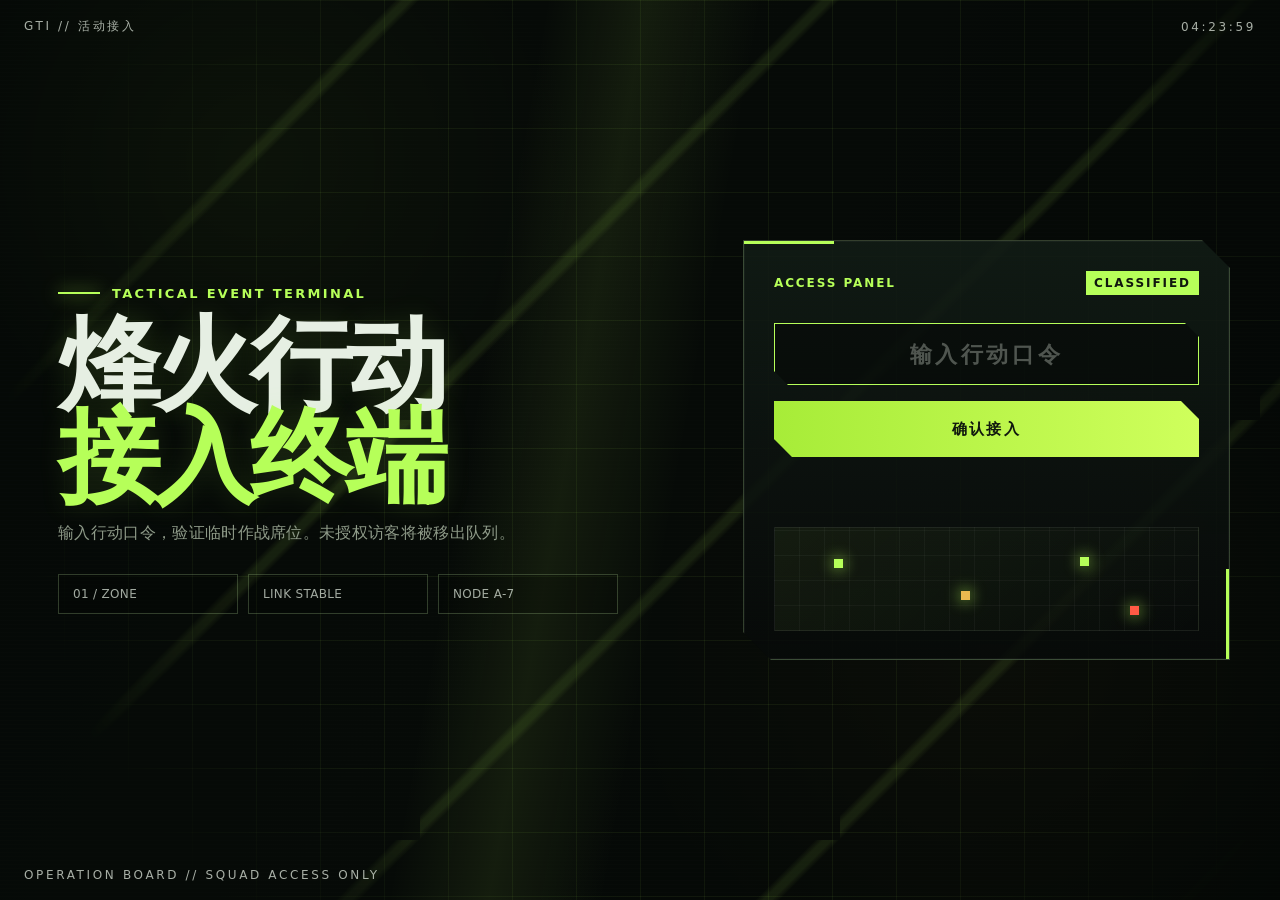
<file: index.html>
<!doctype html>
<html lang="zh-CN">
<head>
<meta charset="utf-8" />
<meta name="viewport" content="width=device-width,initial-scale=1,viewport-fit=cover" />
<meta name="theme-color" content="#0b1110" />
<meta name="robots" content="noindex,nofollow,noarchive" />
<link rel="manifest" href="./manifest.webmanifest" />
<link rel="stylesheet" href="./style.css" />
<title>Operation Access</title>
</head>
<body data-page="index">
  <div class="fx fx-noise"></div><div class="fx fx-map"></div><div class="fx fx-sweep"></div>
  <header class="topbar"><span>GTI // 活动接入</span><span id="clock">00:00:00</span></header>
  <main class="layout" aria-labelledby="title">
    <section class="hero-card">
      <div class="tagline"><span></span> TACTICAL EVENT TERMINAL</div>
      <h1 id="title">烽火行动<br><b>接入终端</b></h1>
      <p class="brief">输入行动口令，验证临时作战席位。未授权访客将被移出队列。</p>
      <div class="status-grid" aria-hidden="true"><i>01 / ZONE</i><i>LINK STABLE</i><i>NODE A-7</i></div>
    </section>
    <section class="access-card" aria-label="access panel">
      <div class="card-head"><span>ACCESS PANEL</span><em>CLASSIFIED</em></div>
      <label class="sr-only" for="code">行动口令</label>
      <input id="code" autocomplete="off" autocapitalize="characters" spellcheck="false" placeholder="输入行动口令" maxlength="16" />
      <button id="enter" type="button"><span>确认接入</span></button>
      <p id="msg" class="msg" role="status" aria-live="polite"></p>
      <div class="mini-map" aria-hidden="true"><span></span><span></span><span></span><span></span></div>
    </section>
  </main>
  <footer class="footer">OPERATION BOARD // SQUAD ACCESS ONLY</footer>
  <script src="./app.js" defer></script>
</body>
</html>
</file>
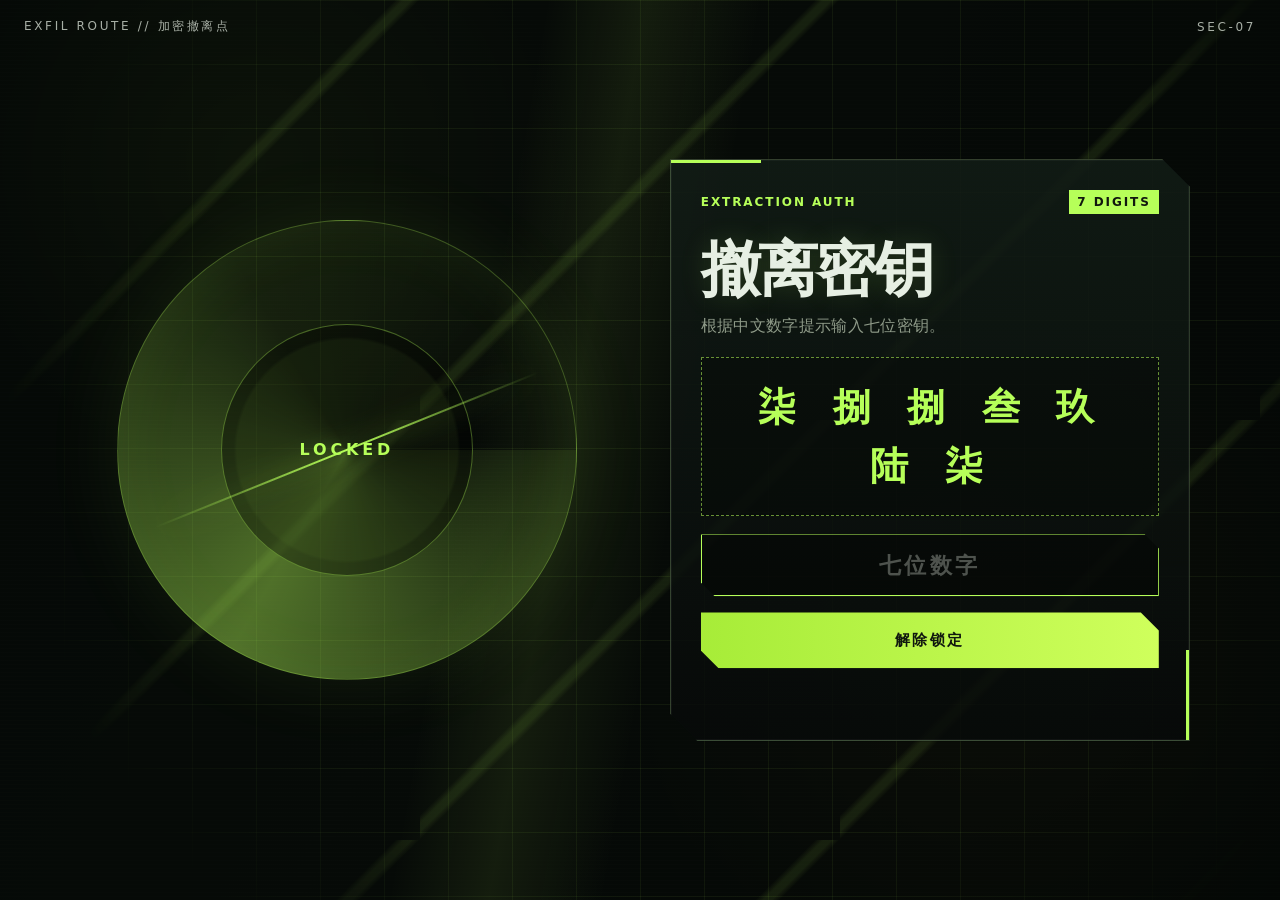
<file: lock.html>
<!doctype html>
<html lang="zh-CN">
<head>
<meta charset="utf-8" />
<meta name="viewport" content="width=device-width,initial-scale=1,viewport-fit=cover" />
<meta name="theme-color" content="#0b1110" />
<meta name="robots" content="noindex,nofollow,noarchive" />
<link rel="manifest" href="./manifest.webmanifest" />
<link rel="stylesheet" href="./style.css" />
<title>Extraction Gate</title>
</head>
<body data-page="lock">
  <div class="fx fx-noise"></div><div class="fx fx-map"></div><div class="fx fx-sweep"></div>
  <header class="topbar"><span>EXFIL ROUTE // 加密撤离点</span><span>SEC-07</span></header>
  <main class="lock-layout" aria-labelledby="title">
    <section class="lock-visual" aria-hidden="true"><div class="ring"><div>LOCKED</div></div><div class="route-line"></div></section>
    <section class="access-card lock-card">
      <div class="card-head"><span>EXTRACTION AUTH</span><em>7 DIGITS</em></div>
      <h1 id="title">撤离密钥</h1>
      <p class="brief">根据中文数字提示输入七位密钥。</p>
      <div id="hint" class="hint" aria-label="中文数字提示"></div>
      <label class="sr-only" for="answer">七位数字</label>
      <input id="answer" inputmode="numeric" pattern="[0-9]*" autocomplete="off" spellcheck="false" placeholder="七位数字" maxlength="7" />
      <button id="unlock" type="button"><span>解除锁定</span></button>
      <p id="result" class="msg" role="status" aria-live="polite"></p>
    </section>
  </main>
  <script src="./lock.js" defer></script>
</body>
</html>
</file>
<file: style.css>
:root{--bg:#050806;--ink:#e6efe3;--dim:#8e9a88;--line:rgba(211,255,177,.22);--green:#b6ff59;--green2:#6ad23d;--amber:#e9b84f;--red:#ff5a45;--panel:rgba(9,15,13,.78);--glass:rgba(255,255,255,.045)}
*{box-sizing:border-box}html,body{margin:0;min-height:100%;background:var(--bg);color:var(--ink);font-family:Inter,ui-sans-serif,system-ui,-apple-system,BlinkMacSystemFont,"Segoe UI",Arial,"Microsoft YaHei",sans-serif}body{overflow:hidden;padding:24px;letter-spacing:.02em}.fx{position:fixed;inset:0;pointer-events:none}.fx-noise{opacity:.22;background:radial-gradient(circle at 20% 18%,rgba(186,255,75,.18),transparent 25%),radial-gradient(circle at 78% 72%,rgba(233,184,79,.12),transparent 31%),linear-gradient(115deg,#080d0b 0%,#111511 42%,#050806 100%)}.fx-map{opacity:.85;background-image:linear-gradient(rgba(182,255,89,.075) 1px,transparent 1px),linear-gradient(90deg,rgba(182,255,89,.075) 1px,transparent 1px),linear-gradient(135deg,transparent 0 47%,rgba(182,255,89,.11) 48% 49%,transparent 50%);background-size:64px 64px,64px 64px,420px 420px;mask-image:radial-gradient(circle at 55% 45%,#000 0 58%,transparent 82%)}.fx-map.danger{background-image:linear-gradient(rgba(255,90,69,.08) 1px,transparent 1px),linear-gradient(90deg,rgba(255,90,69,.08) 1px,transparent 1px),linear-gradient(135deg,transparent 0 47%,rgba(255,90,69,.11) 48% 49%,transparent 50%)}.fx-sweep{background:linear-gradient(100deg,transparent 0 38%,rgba(182,255,89,.08) 45%,transparent 53%);animation:sweep 5.6s linear infinite}.fx-noise:after{content:"";position:absolute;inset:0;background:repeating-linear-gradient(to bottom,rgba(255,255,255,.025) 0 1px,transparent 1px 4px);mix-blend-mode:screen}.topbar,.footer{position:fixed;z-index:3;left:24px;right:24px;display:flex;justify-content:space-between;align-items:center;color:rgba(230,239,227,.72);font-size:12px;letter-spacing:.22em;text-transform:uppercase}.topbar{top:18px}.footer{bottom:18px}.dangerbar{color:#ffb1a7}.layout{position:relative;z-index:2;min-height:calc(100vh - 48px);display:grid;grid-template-columns:minmax(320px,1.15fr) minmax(320px,.85fr);gap:34px;align-items:center;max-width:1180px;margin:0 auto}.hero-card{padding:40px 8px}.tagline{display:flex;align-items:center;gap:12px;color:var(--green);font-weight:800;letter-spacing:.18em;font-size:13px}.tagline span{width:42px;height:2px;background:var(--green);box-shadow:0 0 18px var(--green)}h1{margin:18px 0 14px;font-size:clamp(50px,8vw,104px);line-height:.9;letter-spacing:-.06em;text-transform:uppercase;text-shadow:0 0 28px rgba(182,255,89,.14)}h1 b{color:var(--green);font-weight:900}.brief{max-width:520px;color:var(--dim);line-height:1.7;font-size:16px}.status-grid{margin-top:28px;display:grid;grid-template-columns:repeat(3,minmax(0,1fr));gap:10px;max-width:560px}.status-grid i{font-style:normal;padding:12px 14px;border:1px solid var(--line);background:rgba(0,0,0,.18);color:rgba(230,239,227,.7);font-size:12px}.access-card{position:relative;border:1px solid var(--line);background:linear-gradient(180deg,rgba(18,28,22,.88),rgba(7,10,9,.82));box-shadow:0 24px 80px rgba(0,0,0,.44),inset 0 0 0 1px rgba(255,255,255,.035);clip-path:polygon(0 0,calc(100% - 28px) 0,100% 28px,100% 100%,28px 100%,0 calc(100% - 28px));padding:30px;min-height:420px}.access-card:before,.access-card:after{content:"";position:absolute;background:var(--green)}.access-card:before{left:0;top:0;width:90px;height:3px}.access-card:after{right:0;bottom:0;width:3px;height:90px}.card-head{display:flex;justify-content:space-between;align-items:center;margin-bottom:28px;color:var(--green);font-size:12px;font-weight:800;letter-spacing:.16em}.card-head em{font-style:normal;color:#10170e;background:var(--green);padding:5px 8px}input{width:100%;height:62px;border:1px solid rgba(182,255,89,.45);background:rgba(0,0,0,.36);color:var(--ink);outline:none;font:800 22px/1 ui-monospace,SFMono-Regular,Consolas,monospace;text-align:center;letter-spacing:.16em;text-transform:uppercase;clip-path:polygon(0 0,calc(100% - 14px) 0,100% 14px,100% 100%,14px 100%,0 calc(100% - 14px))}input::placeholder{color:rgba(230,239,227,.32)}input:focus{border-color:var(--green);box-shadow:0 0 0 3px rgba(182,255,89,.08),0 0 34px rgba(182,255,89,.11)}button{position:relative;margin-top:16px;width:100%;min-height:56px;border:0;background:linear-gradient(90deg,#a7ec38,#cfff5c);color:#10170e;font:900 15px/1 Inter,system-ui,sans-serif;letter-spacing:.16em;cursor:pointer;text-transform:uppercase;clip-path:polygon(0 0,calc(100% - 18px) 0,100% 18px,100% 100%,18px 100%,0 calc(100% - 18px));box-shadow:0 14px 36px rgba(182,255,89,.16)}button:hover,button:focus-visible{filter:brightness(1.08);outline:none}.msg{min-height:24px;margin:18px 0 0;color:var(--green);font-weight:900;letter-spacing:.12em;text-align:center}.msg.bad{color:var(--red)}.mini-map{position:absolute;left:30px;right:30px;bottom:28px;height:104px;border:1px solid rgba(230,239,227,.08);background:linear-gradient(135deg,rgba(182,255,89,.06),transparent),repeating-linear-gradient(90deg,transparent 0 24px,rgba(255,255,255,.035) 24px 25px),repeating-linear-gradient(0deg,transparent 0 24px,rgba(255,255,255,.035) 24px 25px);overflow:hidden}.mini-map span{position:absolute;width:9px;height:9px;background:var(--green);box-shadow:0 0 15px var(--green)}.mini-map span:nth-child(1){left:14%;top:30%}.mini-map span:nth-child(2){left:44%;top:62%;background:var(--amber)}.mini-map span:nth-child(3){left:72%;top:28%}.mini-map span:nth-child(4){left:84%;top:76%;background:var(--red)}.error-wrap{position:relative;z-index:2;min-height:calc(100vh - 48px);display:grid;place-items:center;text-align:center}.question{width:154px;height:154px;margin:0 auto 24px;border:1px solid rgba(255,255,255,.18);background:rgba(255,255,255,.035);color:#fff;font-size:88px;border-radius:50%;clip-path:none;box-shadow:0 0 60px rgba(255,90,69,.18);display:block}.error-box{width:min(92vw,620px);padding:32px;border:1px solid rgba(255,90,69,.35);background:rgba(20,8,7,.78);box-shadow:0 25px 80px rgba(0,0,0,.5)}.error-box h1{font-size:clamp(44px,8vw,86px);color:#ffd9d4;letter-spacing:.02em}.error-box p{color:#c7ada9;line-height:1.6}.tiny{font-size:13px}.ghost{background:transparent;color:#ffd9d4;border:1px solid rgba(255,90,69,.48);box-shadow:none}.lock-layout{position:relative;z-index:2;min-height:calc(100vh - 48px);display:grid;grid-template-columns:.95fr minmax(320px,520px);gap:36px;align-items:center;max-width:1160px;margin:0 auto}.lock-visual{height:min(62vw,620px);display:grid;place-items:center;position:relative}.ring{width:min(54vw,460px);height:min(54vw,460px);border-radius:50%;border:1px solid rgba(182,255,89,.28);display:grid;place-items:center;background:radial-gradient(circle,rgba(182,255,89,.08) 0 34%,transparent 35%),conic-gradient(from 90deg,rgba(182,255,89,.08),rgba(182,255,89,.42),rgba(182,255,89,.08),transparent);box-shadow:inset 0 0 70px rgba(182,255,89,.05),0 0 80px rgba(182,255,89,.08);animation:spin 18s linear infinite}.ring div{width:55%;height:55%;border-radius:50%;border:1px solid rgba(182,255,89,.35);display:grid;place-items:center;color:var(--green);font-weight:900;letter-spacing:.24em;background:rgba(0,0,0,.36)}.route-line{position:absolute;width:72%;height:2px;background:linear-gradient(90deg,transparent,var(--green),transparent);transform:rotate(-22deg);filter:drop-shadow(0 0 12px var(--green))}.lock-card h1{font-size:clamp(36px,5vw,60px);letter-spacing:-.04em}.hint{margin:18px 0;padding:20px;border:1px dashed rgba(182,255,89,.55);background:rgba(0,0,0,.28);color:var(--green);font:900 clamp(24px,4vw,38px)/1.55 ui-monospace,SFMono-Regular,Consolas,monospace;letter-spacing:.18em;text-align:center;user-select:none}.sr-only{position:absolute;width:1px;height:1px;padding:0;margin:-1px;overflow:hidden;clip:rect(0,0,0,0);white-space:nowrap;border:0}@keyframes sweep{from{transform:translateX(-80%)}to{transform:translateX(80%)}}@keyframes spin{to{transform:rotate(360deg)}}@media(max-width:840px){body{padding:18px}.layout,.lock-layout{grid-template-columns:1fr;gap:18px;padding-top:52px;padding-bottom:34px}.hero-card{padding:20px 0}h1{font-size:clamp(48px,14vw,74px)}.access-card{min-height:390px;padding:24px}.lock-visual{height:240px}.ring{width:230px;height:230px}.topbar,.footer{left:18px;right:18px}.footer{display:none}}@media(prefers-reduced-motion:reduce){.fx-sweep,.ring{animation:none}}
</file>
